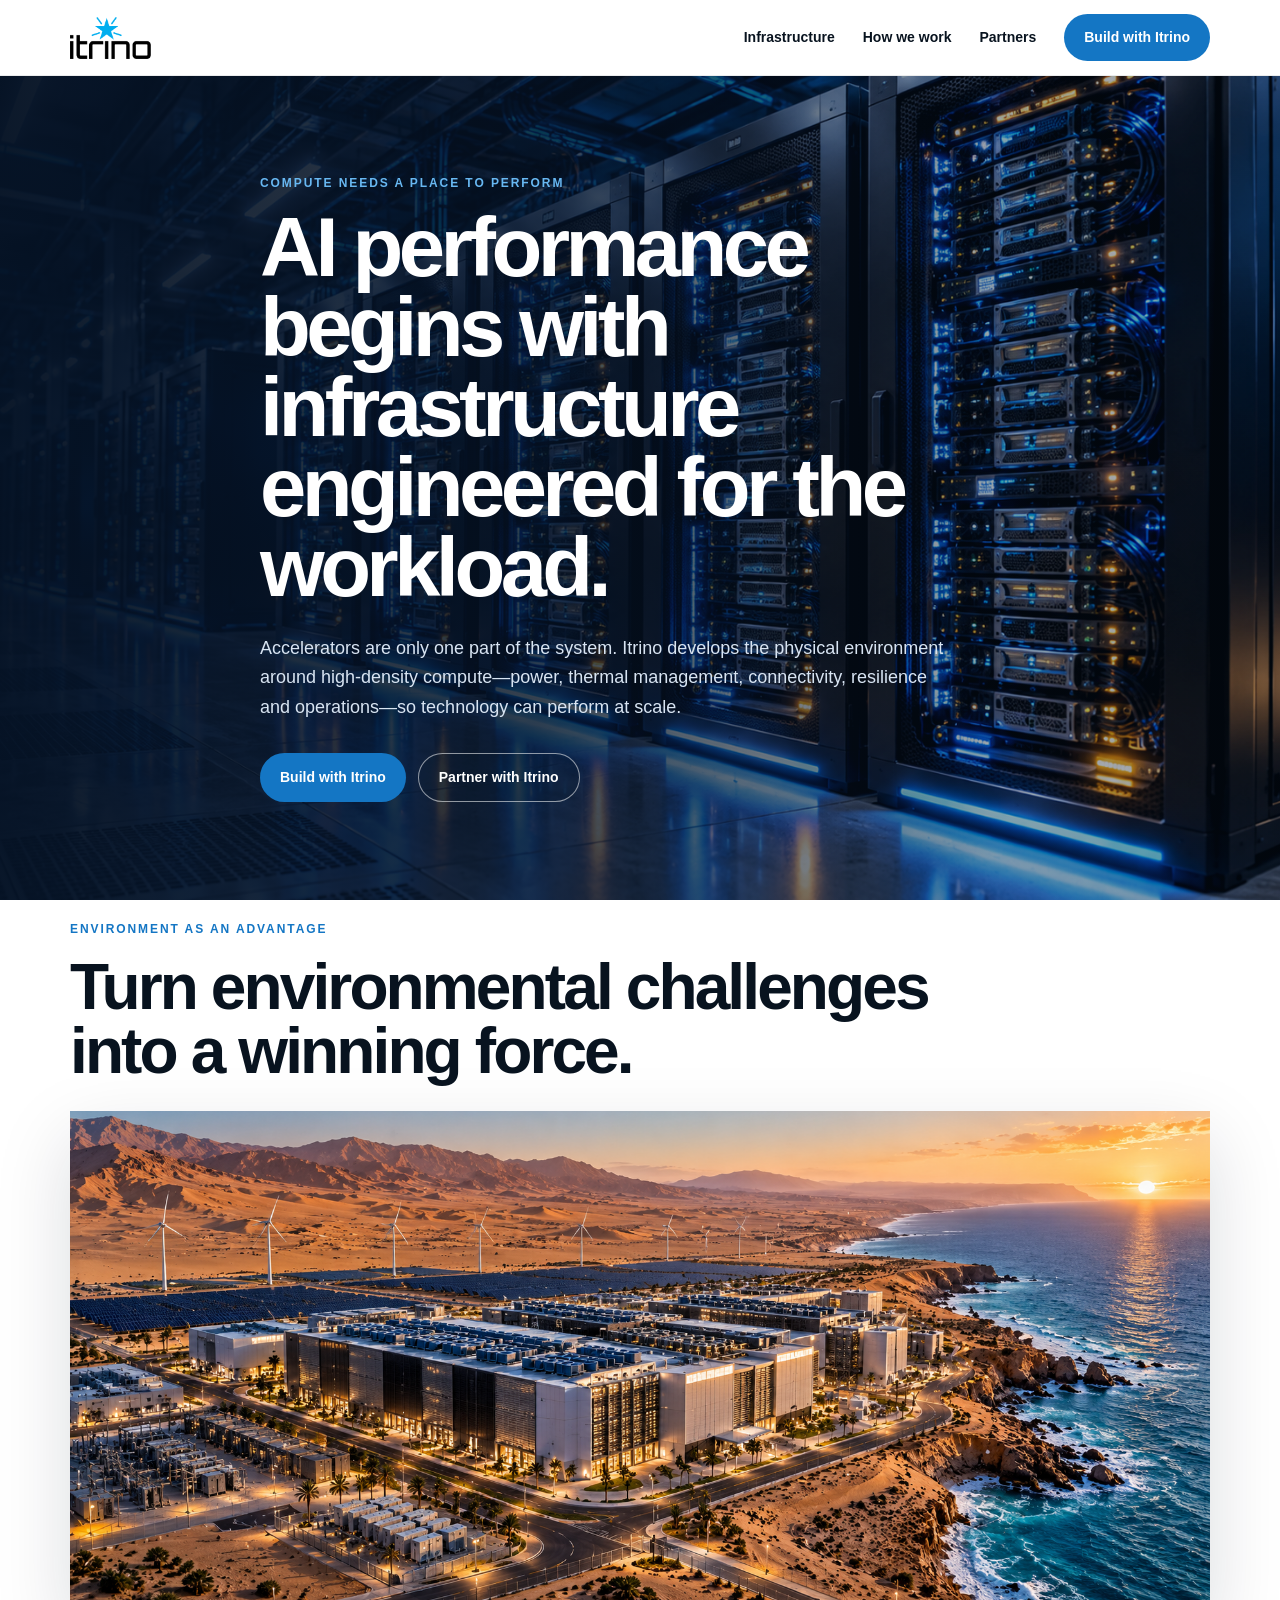
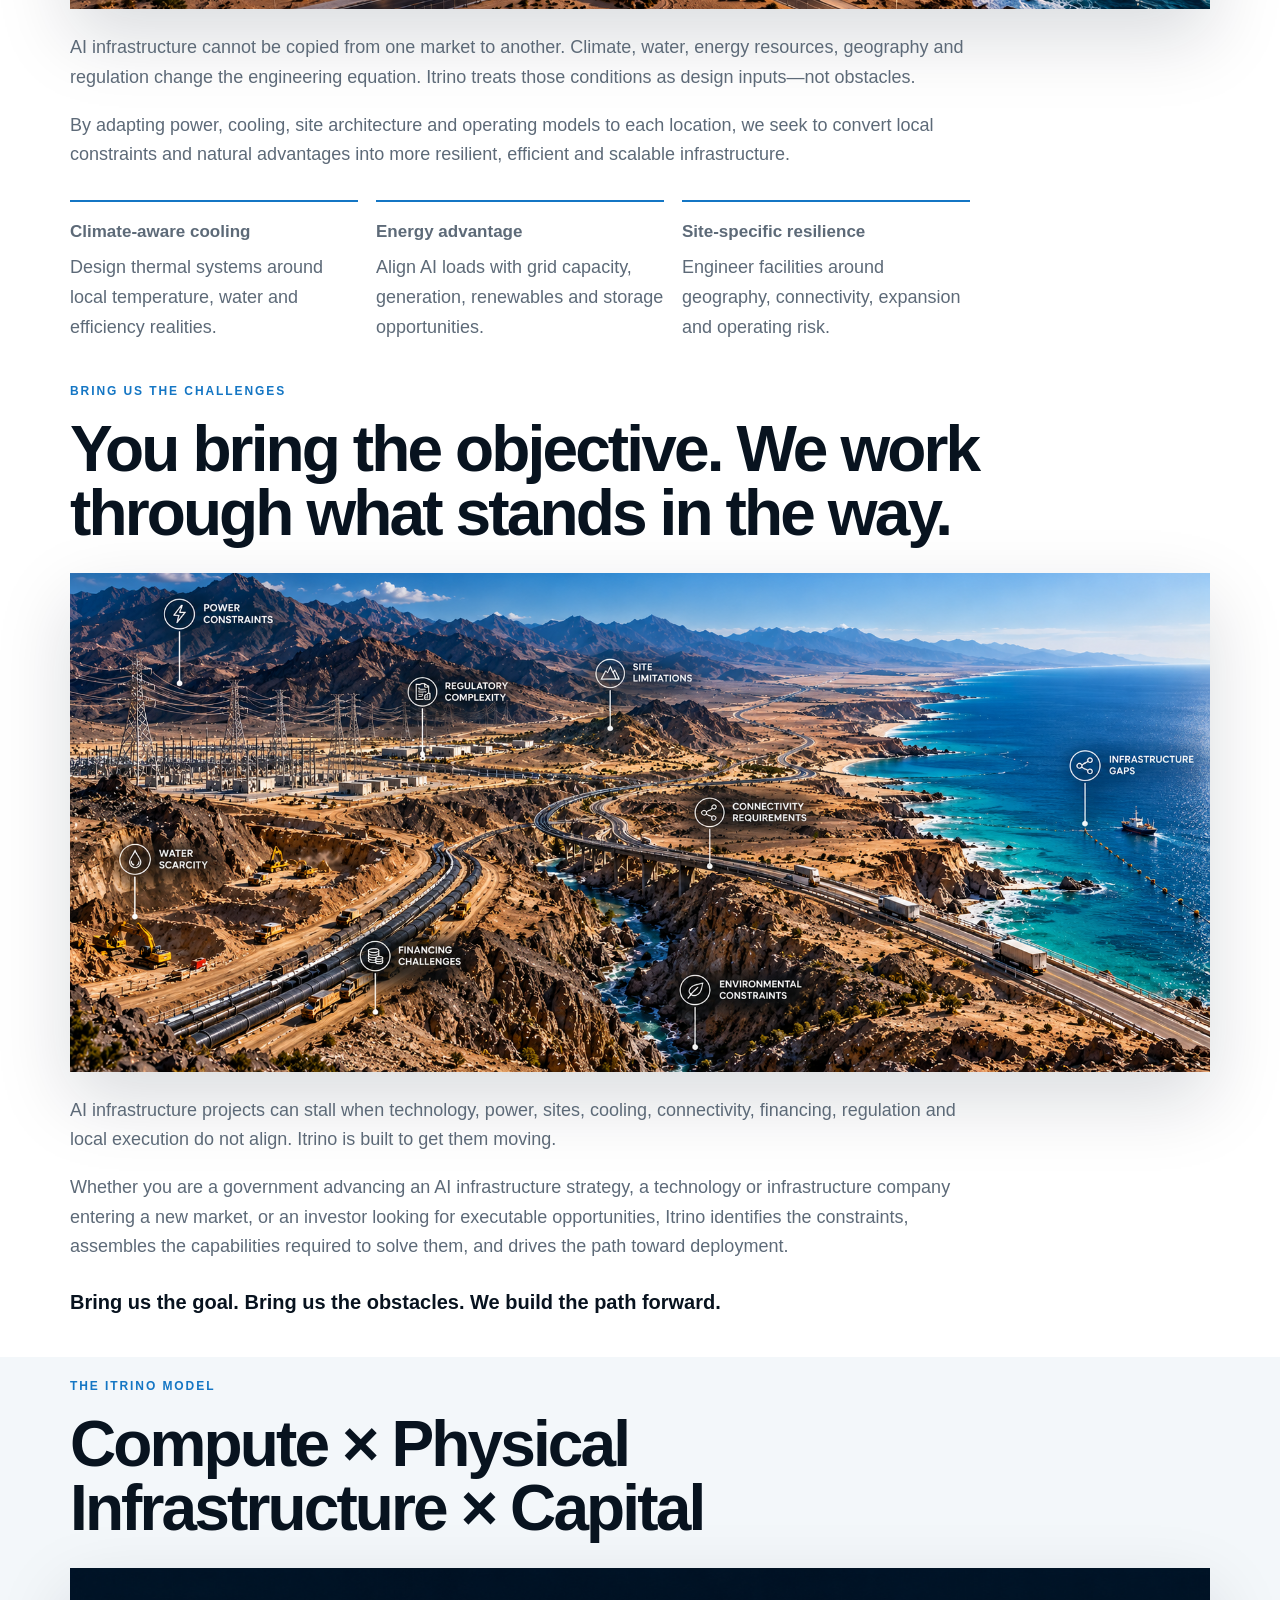
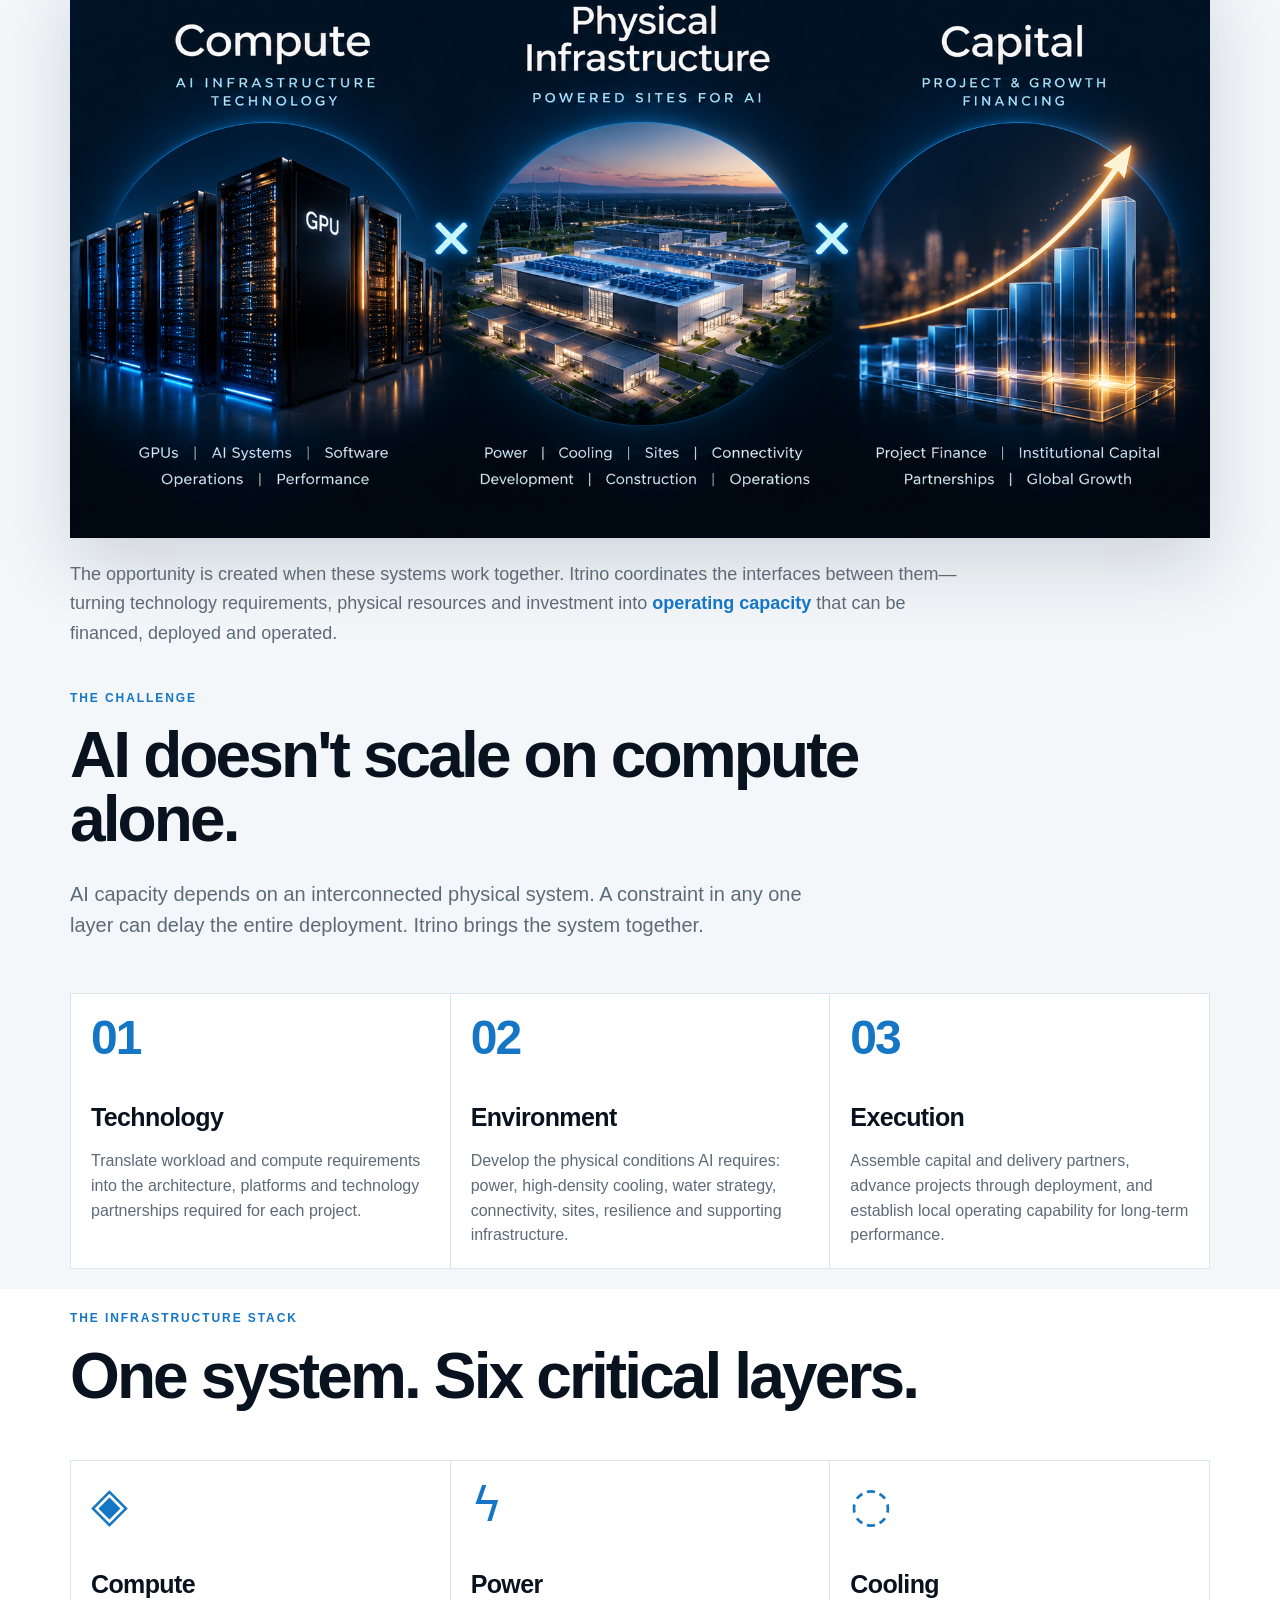
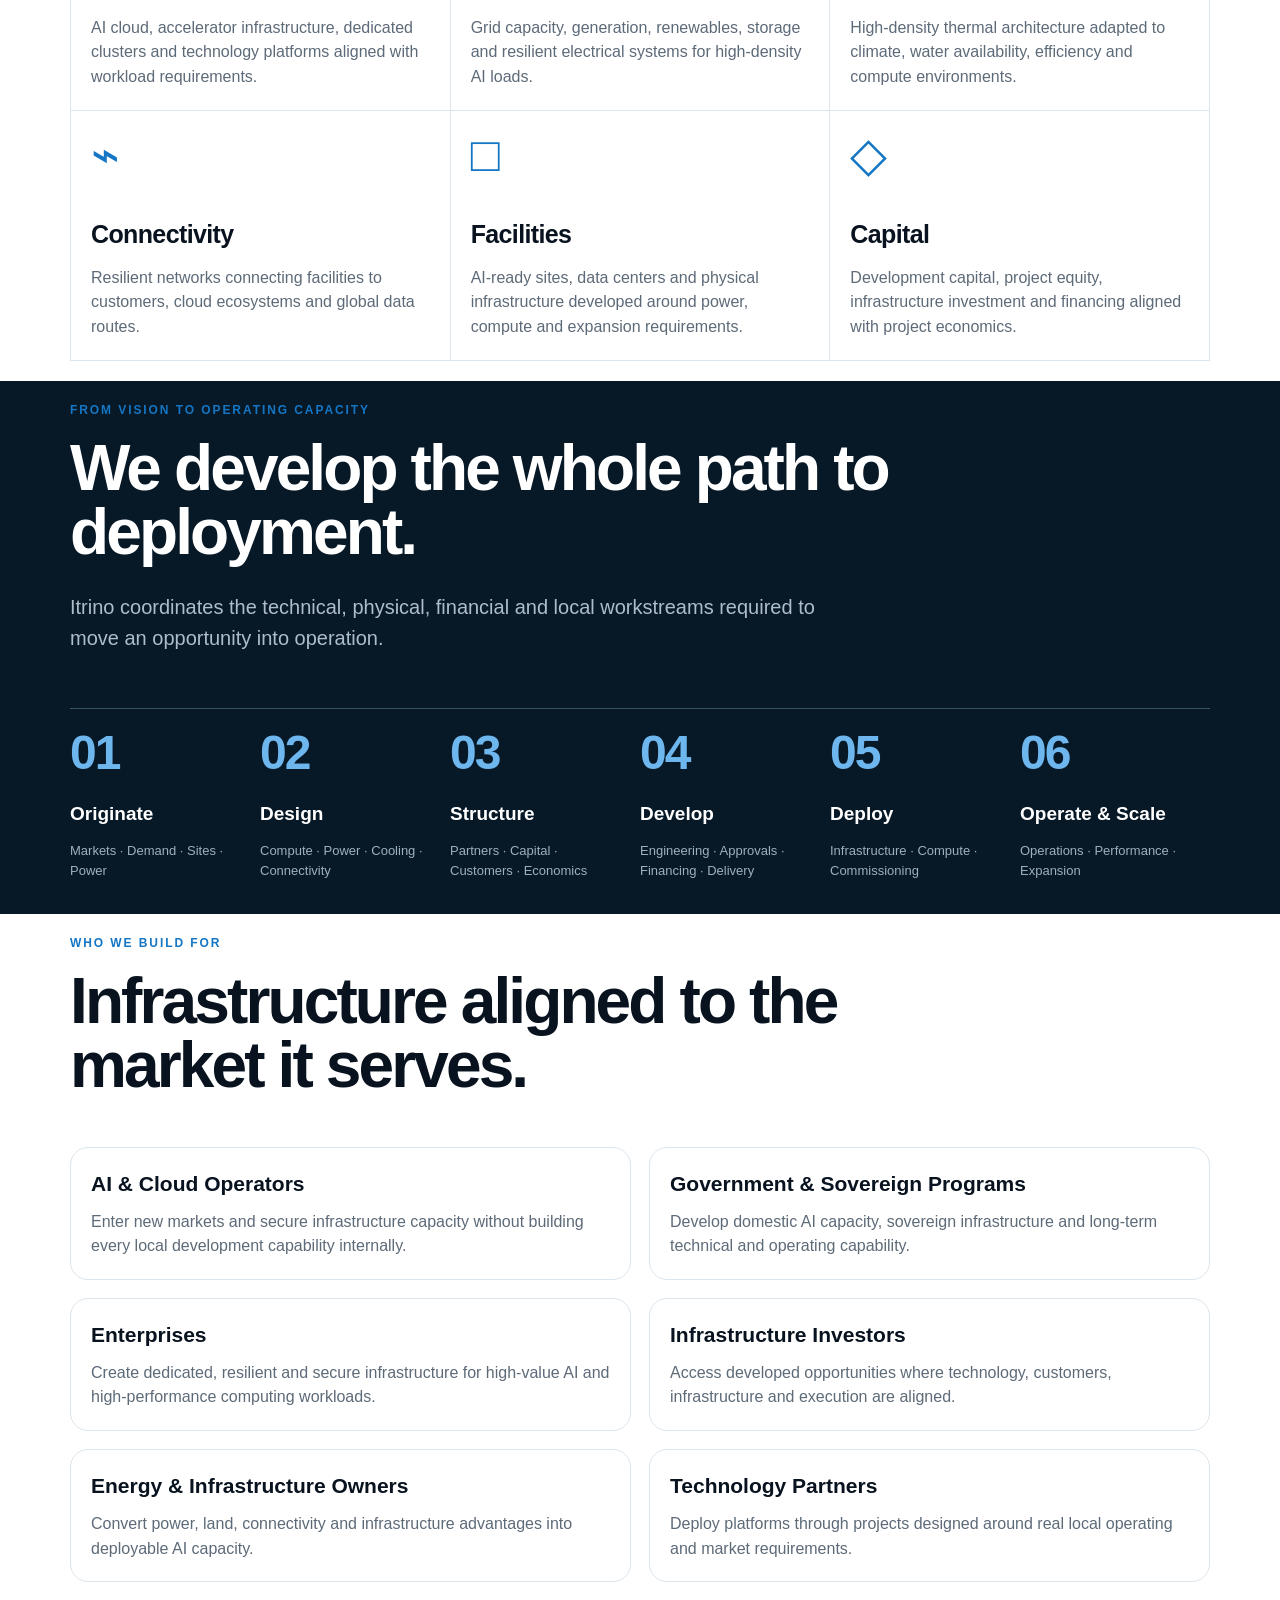
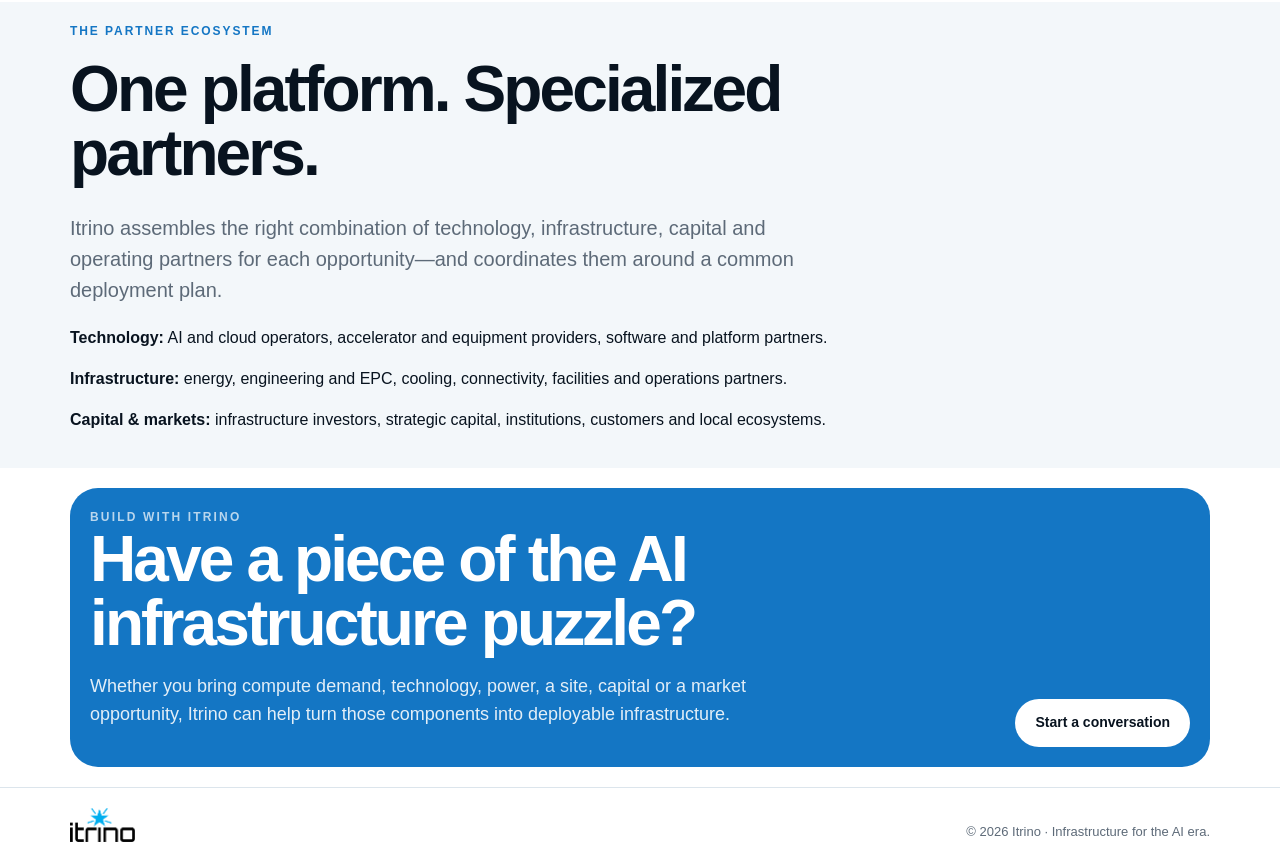
<file: index.html>
<!doctype html><html lang="en"><head>
<meta charset="utf-8">
<meta name="viewport" content="width=device-width,initial-scale=1">
<title>Itrino | AI Infrastructure Development & Operations</title>
<meta name="description" content="Itrino develops and operates global AI infrastructure by integrating compute, power, cooling, connectivity, capital and execution.">
<meta name="robots" content="index,follow,max-image-preview:large">
<meta name="theme-color" content="#08172b">
<meta name="color-scheme" content="light dark">
<link rel="canonical" href="https://itrino.ai/">
<link rel="icon" href="assets/favicon.svg" type="image/svg+xml">
<link rel="manifest" href="site.webmanifest">
<link rel="stylesheet" href="styles.css">
<meta property="og:type" content="website">
<meta property="og:site_name" content="Itrino">
<meta property="og:title" content="Itrino | Infrastructure for the AI era">
<meta property="og:description" content="Itrino turns AI infrastructure requirements into operating capacity by bringing together compute, power, cooling, connectivity, capital and execution.">
<meta property="og:url" content="https://itrino.ai/">
<meta property="og:image" content="https://itrino.ai/assets/itrino_sahara.png">
<meta property="og:image:alt" content="Itrino — Infrastructure for the AI era">
<meta name="twitter:card" content="summary_large_image">
<meta name="twitter:title" content="Itrino | Infrastructure for the AI era">
<meta name="twitter:description" content="Global AI infrastructure development and operations.">
<meta name="twitter:image" content="https://itrino.ai/assets/itrino_sahara.png">
<script type="application/ld+json">{"@context":"https://schema.org","@type":"Organization","name":"Itrino","url":"https://itrino.ai/","description":"Global AI infrastructure development and operations company integrating compute, power, cooling, connectivity, capital and execution."}</script>
</head><body>
<nav><div class="wrap" style="width:100%;display:flex;align-items:center;justify-content:space-between"><a class="brand brand-logo" href="#" aria-label="Itrino home"><img src="assets/itrino_logo_star.png" alt="Itrino"></a><div class="links"><a href="#stack">Infrastructure</a><a href="#process">How we work</a><a href="#partners">Partners</a><a class="btn" href="#contact">Build with Itrino</a></div></div></nav>
<main><section class="visual-band visual-hero" aria-label="High-density AI compute infrastructure"><img src="assets/itrino_racks.png" alt="High-density AI compute racks in a modern data center" loading="eager"><div class="visual-overlay"><div class="wrap"><div class="visual-copy"><div class="kicker">Compute needs a place to perform</div><h1>AI performance begins with infrastructure engineered for the workload.</h1><p>Accelerators are only one part of the system. Itrino develops the physical environment around high-density compute—power, thermal management, connectivity, resilience and operations—so technology can perform at scale.</p><div class="actions"><a class="btn" href="#contact">Build with Itrino</a><a class="btn ghost" href="#partners">Partner with Itrino</a></div></div></div></div></section>
<section class="section visual-story"><div class="wrap"><div class="kicker">Environment as an advantage</div><h2>Turn environmental challenges into a winning force.</h2><div class="story-image"><img src="assets/itrino_sahara.png" alt="AI data center campus between the ocean and a desert environment with renewable energy" loading="lazy"></div><div class="story-text"><p>AI infrastructure cannot be copied from one market to another. Climate, water, energy resources, geography and regulation change the engineering equation. Itrino treats those conditions as design inputs—not obstacles.</p><p>By adapting power, cooling, site architecture and operating models to each location, we seek to convert local constraints and natural advantages into more resilient, efficient and scalable infrastructure.</p><div class="advantage-list"><div class="advantage"><b>Climate-aware cooling</b><span>Design thermal systems around local temperature, water and efficiency realities.</span></div><div class="advantage"><b>Energy advantage</b><span>Align AI loads with grid capacity, generation, renewables and storage opportunities.</span></div><div class="advantage"><b>Site-specific resilience</b><span>Engineer facilities around geography, connectivity, expansion and operating risk.</span></div></div></div></div></section>
<section class="section challenges" id="challenges"><div class="wrap"><div class="kicker">Bring us the challenges</div><h2>You bring the objective. We work through what stands in the way.</h2><div class="story-image challenges-image"><img src="assets/itrino_challenges.png" alt="Infrastructure development challenges including power, regulation, sites, water, financing, connectivity and environmental constraints" loading="eager"></div><div class="story-text"><p>AI infrastructure projects can stall when technology, power, sites, cooling, connectivity, financing, regulation and local execution do not align. Itrino is built to get them moving.</p><p>Whether you are a government advancing an AI infrastructure strategy, a technology or infrastructure company entering a new market, or an investor looking for executable opportunities, Itrino identifies the constraints, assembles the capabilities required to solve them, and drives the path toward deployment.</p><p class="challenge-close"><strong>Bring us the goal. Bring us the obstacles. We build the path forward.</strong></p></div></div></section>
<section class="section soft" id="model"><div class="wrap"><div class="kicker">The Itrino model</div><h2>Compute × Physical Infrastructure × Capital</h2><img class="multiplier-img" src="assets/itrino_multiplier.png" alt="Itrino model connecting compute, physical infrastructure and capital" loading="lazy"><p class="model-text">The opportunity is created when these systems work together. Itrino coordinates the interfaces between them—turning technology requirements, physical resources and investment into <strong>operating capacity</strong> that can be financed, deployed and operated.</p></div></section>
<section class="section soft"><div class="wrap"><div class="kicker">The challenge</div><h2>AI doesn't scale on compute alone.</h2><p class="lead">AI capacity depends on an interconnected physical system. A constraint in any one layer can delay the entire deployment. Itrino brings the system together.</p><div class="tri"><article class="card"><span class="num">01</span><h3>Technology</h3><p>Translate workload and compute requirements into the architecture, platforms and technology partnerships required for each project.</p></article><article class="card"><span class="num">02</span><h3>Environment</h3><p>Develop the physical conditions AI requires: power, high-density cooling, water strategy, connectivity, sites, resilience and supporting infrastructure.</p></article><article class="card"><span class="num">03</span><h3>Execution</h3><p>Assemble capital and delivery partners, advance projects through deployment, and establish local operating capability for long-term performance.</p></article></div></div></section>

<section class="section" id="stack"><div class="wrap"><div class="kicker">The infrastructure stack</div><h2>One system. Six critical layers.</h2><div class="grid stack"><article class="card"><div class="icon">◈</div><h3>Compute</h3><p>AI cloud, accelerator infrastructure, dedicated clusters and technology platforms aligned with workload requirements.</p></article><article class="card"><div class="icon">ϟ</div><h3>Power</h3><p>Grid capacity, generation, renewables, storage and resilient electrical systems for high-density AI loads.</p></article><article class="card"><div class="icon">◌</div><h3>Cooling</h3><p>High-density thermal architecture adapted to climate, water availability, efficiency and compute environments.</p></article><article class="card"><div class="icon">⌁</div><h3>Connectivity</h3><p>Resilient networks connecting facilities to customers, cloud ecosystems and global data routes.</p></article><article class="card"><div class="icon">□</div><h3>Facilities</h3><p>AI-ready sites, data centers and physical infrastructure developed around power, compute and expansion requirements.</p></article><article class="card"><div class="icon">◇</div><h3>Capital</h3><p>Development capital, project equity, infrastructure investment and financing aligned with project economics.</p></article></div></div></section>
<section class="section dark" id="process"><div class="wrap"><div class="kicker">From vision to operating capacity</div><h2>We develop the whole path to deployment.</h2><p class="lead">Itrino coordinates the technical, physical, financial and local workstreams required to move an opportunity into operation.</p><div class="process"><div class="step"><b>01</b><h3>Originate</h3><p>Markets · Demand · Sites · Power</p></div><div class="step"><b>02</b><h3>Design</h3><p>Compute · Power · Cooling · Connectivity</p></div><div class="step"><b>03</b><h3>Structure</h3><p>Partners · Capital · Customers · Economics</p></div><div class="step"><b>04</b><h3>Develop</h3><p>Engineering · Approvals · Financing · Delivery</p></div><div class="step"><b>05</b><h3>Deploy</h3><p>Infrastructure · Compute · Commissioning</p></div><div class="step"><b>06</b><h3>Operate & Scale</h3><p>Operations · Performance · Expansion</p></div></div></div></section>
<section class="section"><div class="wrap"><div class="kicker">Who we build for</div><h2>Infrastructure aligned to the market it serves.</h2><div class="audience"><div class="aud"><h3>AI & Cloud Operators</h3><p>Enter new markets and secure infrastructure capacity without building every local development capability internally.</p></div><div class="aud"><h3>Government & Sovereign Programs</h3><p>Develop domestic AI capacity, sovereign infrastructure and long-term technical and operating capability.</p></div><div class="aud"><h3>Enterprises</h3><p>Create dedicated, resilient and secure infrastructure for high-value AI and high-performance computing workloads.</p></div><div class="aud"><h3>Infrastructure Investors</h3><p>Access developed opportunities where technology, customers, infrastructure and execution are aligned.</p></div><div class="aud"><h3>Energy & Infrastructure Owners</h3><p>Convert power, land, connectivity and infrastructure advantages into deployable AI capacity.</p></div><div class="aud"><h3>Technology Partners</h3><p>Deploy platforms through projects designed around real local operating and market requirements.</p></div></div></div></section>
<section class="section soft" id="partners"><div class="wrap"><div><div class="kicker">The partner ecosystem</div><h2>One platform. Specialized partners.</h2><p class="lead">Itrino assembles the right combination of technology, infrastructure, capital and operating partners for each opportunity—and coordinates them around a common deployment plan.</p><p><strong>Technology:</strong> AI and cloud operators, accelerator and equipment providers, software and platform partners.</p><p><strong>Infrastructure:</strong> energy, engineering and EPC, cooling, connectivity, facilities and operations partners.</p><p><strong>Capital & markets:</strong> infrastructure investors, strategic capital, institutions, customers and local ecosystems.</p></div></div></section>
<section class="cta" id="contact"><div class="wrap"><div class="cta-box"><div><div class="eyebrow" style="color:#fff;opacity:.7">Build with Itrino</div><h2>Have a piece of the AI infrastructure puzzle?</h2><p>Whether you bring compute demand, technology, power, a site, capital or a market opportunity, Itrino can help turn those components into deployable infrastructure.</p></div><a class="btn" href="mailto:medatlas@itrino.ai">Start a conversation</a></div></div></section></main>
<footer><div class="wrap footer-wrap"><div class="footer-inner"><span class="footer-logo"><img src="assets/itrino_logo_star.png" alt="Itrino"></span><span>© 2026 Itrino · Infrastructure for the AI era.</span></div></div></footer></body></html>
</file>
<file: styles.css>
:root{--blue:#1476C4;--ink:#08131f;--muted:#5d6a78;--line:#dce5ec;--soft:#f3f7fa;--navy:#071827;--max:1180px}*{box-sizing:border-box}html{scroll-behavior:smooth}body{margin:0;font-family:Arial,Helvetica,sans-serif;color:var(--ink);background:#fff;line-height:1.55}a{color:inherit;text-decoration:none}.wrap{max-width:var(--max);margin:auto;padding:0 20px}nav{height:76px;display:flex;align-items:center;justify-content:space-between;border-bottom:1px solid rgba(8,19,31,.08);position:sticky;top:0;background:rgba(255,255,255,.94);backdrop-filter:blur(12px);z-index:20}.brand{font-size:29px;font-weight:800;letter-spacing:-1.8px}.brand i{font-style:normal;color:var(--blue)}.links{display:flex;gap:28px;align-items:center;font-size:14px;font-weight:700}.btn{display:inline-flex;align-items:center;justify-content:center;padding:13px 20px;border-radius:999px;background:var(--blue);color:#fff;font-weight:700;font-size:14px}.btn.ghost{background:transparent;color:var(--ink);border:1px solid #bdcbd7}.hero{padding:20px 0 20px;overflow:hidden}.eyebrow{font-size:12px;letter-spacing:.18em;font-weight:800;color:var(--blue);text-transform:uppercase}.hero h1{font-size:clamp(54px,8vw,104px);line-height:.91;letter-spacing:-.065em;margin:22px 0 30px;max-width:1000px}.hero p{font-size:21px;max-width:760px;color:var(--muted);margin:0 0 32px}.actions{display:flex;gap:12px;flex-wrap:wrap}.signal{margin-top:75px;height:170px;position:relative;background:var(--navy);border-radius:26px;overflow:hidden}.signal:before,.signal:after{content:"";position:absolute;border:1px solid rgba(255,255,255,.16);border-radius:50%}.signal:before{width:520px;height:520px;right:-60px;top:-175px}.signal:after{width:340px;height:340px;right:30px;top:-85px}.beam{position:absolute;left:0;right:0;top:50%;height:1px;background:linear-gradient(90deg,transparent,var(--blue),#fff,var(--blue),transparent);box-shadow:0 0 30px #1476c4}.signal b{position:absolute;left:34px;bottom:28px;color:#fff;font-size:14px;letter-spacing:.1em;text-transform:uppercase}.section{padding:20px 0}.soft{background:var(--soft)}.dark{background:var(--navy);color:#fff}.kicker{font-size:12px;letter-spacing:.16em;text-transform:uppercase;font-weight:800;color:var(--blue)}h2{font-size:clamp(38px,5vw,66px);line-height:1;letter-spacing:-.045em;margin:16px 0 28px;max-width:900px}.lead{font-size:20px;color:var(--muted);max-width:760px}.dark .lead{color:#aebdca}.tri,.grid{display:grid;grid-template-columns:repeat(3,1fr);gap:1px;background:var(--line);border:1px solid var(--line);margin-top:52px}.card{background:#fff;padding:20px;min-height:220px}.card .num{font-size:48px;line-height:1;font-weight:800;letter-spacing:-.04em;color:var(--blue);font-weight:800}.card h3{font-size:25px;margin:36px 0 12px;letter-spacing:-.025em}.card p{color:var(--muted);margin:0}.stack{grid-template-columns:repeat(3,1fr)}.stack .card{min-height:245px}.stack .icon{font-size:48px;line-height:1;color:var(--blue)}.process{display:grid;grid-template-columns:repeat(6,1fr);margin-top:54px;border-top:1px solid #365064}.step{padding:20px 18px 0 0}.step b{font-size:48px;line-height:1;display:block;letter-spacing:-.04em;color:#6eb6ee}.step h3{font-size:19px;margin:22px 0 8px}.step p{font-size:13px;color:#9eb0bf}.audience{display:grid;grid-template-columns:repeat(2,1fr);gap:18px;margin-top:50px}.aud{border:1px solid var(--line);border-radius:18px;padding:20px}.aud h3{margin:0 0 9px;font-size:21px}.aud p{margin:0;color:var(--muted)}.ecosystem{display:grid;grid-template-columns:1fr 1fr;gap:64px;align-items:center}.orbit{aspect-ratio:1;border:1px solid #d1dde6;border-radius:50%;position:relative;display:grid;place-items:center;max-width:500px}.orbit:before{content:"";position:absolute;inset:17%;border:1px dashed #aebfcd;border-radius:50%}.core{width:165px;height:165px;border-radius:50%;background:var(--navy);color:#fff;display:grid;place-items:center;text-align:center;font-size:24px;font-weight:800;z-index:2}.dot{position:absolute;width:12px;height:12px;background:var(--blue);border-radius:50%}.d1{top:7%;left:49%}.d2{right:8%;top:48%}.d3{bottom:8%;left:49%}.d4{left:8%;top:48%}.cta{padding:20px 0}.cta-box{background:var(--blue);color:#fff;border-radius:28px;padding:20px;display:flex;justify-content:space-between;gap:40px;align-items:end}.cta h2{margin:0 0 16px}.cta p{max-width:700px;font-size:18px;opacity:.88}.cta .btn{background:#fff;color:var(--ink);white-space:nowrap}footer{padding:20px;border-top:1px solid var(--line)}footer .footer-wrap{min-height:0;display:flex;align-items:center;color:var(--muted);font-size:13px}.footer-inner{width:100%;display:flex;justify-content:space-between;align-items:flex-end}@media(max-width:800px){.links a:not(.btn){display:none}.hero{padding-top:20px}.hero h1{font-size:58px}.tri,.grid,.stack{grid-template-columns:1fr}.process{grid-template-columns:1fr 1fr}.audience,.ecosystem{grid-template-columns:1fr}.cta-box{padding:20px;display:block}.cta .btn{margin-top:18px}.orbit{max-width:360px;margin:auto}.section{padding:20px 0}}@media(max-width:480px){.wrap{padding:0 20px}.hero h1{font-size:48px}.process{grid-template-columns:1fr}.signal{height:130px}.cta-box{border-radius:18px}}

/* Accessibility */
:focus-visible{outline:3px solid #1476c4;outline-offset:3px}
@media (prefers-reduced-motion:reduce){*,*::before,*::after{scroll-behavior:auto!important;transition:none!important;animation:none!important}}

/* Visual storytelling */
.visual-band{position:relative;overflow:hidden;background:#071426;color:#fff}
.visual-band img{width:100%;display:block;aspect-ratio:16/7;object-fit:cover;opacity:.72}
.visual-overlay{position:absolute;inset:0;background:linear-gradient(90deg,rgba(5,18,36,.96) 0%,rgba(5,18,36,.72) 42%,rgba(5,18,36,.12) 78%);display:flex;align-items:center}
.visual-copy{max-width:610px;padding:20px 0}
.visual-copy h2{color:#fff;margin:10px 0 18px}.visual-copy p{color:#d8e4f2;font-size:18px;line-height:1.65}.visual-copy .kicker{color:#68b8f2}
.image-section{padding:20px 0}.image-grid{display:grid;grid-template-columns:1.02fr .98fr;gap:54px;align-items:center}.image-frame{overflow:hidden;border-radius:0;box-shadow:0 28px 70px rgba(8,23,43,.16);background:#08172b}.image-frame img{display:block;width:100%;aspect-ratio:4/3;object-fit:cover}.image-copy h2{margin:8px 0 18px}.image-copy p{font-size:18px;line-height:1.65;color:var(--muted)}
.thesis{font-size:clamp(30px,4vw,58px);line-height:1.05;letter-spacing:-.04em;max-width:920px;margin:0 auto 20px;text-align:center}.thesis strong{color:var(--blue)}.thesis-sub{text-align:center;max-width:760px;margin:0 auto 42px;color:var(--muted);font-size:18px;line-height:1.65}.multiplier-img{width:100%;display:block;border-radius:0;box-shadow:0 28px 70px rgba(8,23,43,.15)}
.advantage-list{display:grid;grid-template-columns:repeat(3,1fr);gap:18px;margin-top:30px}.advantage{border-top:2px solid var(--blue);padding-top:16px}.advantage b{display:block;font-size:17px;margin-bottom:7px}.advantage span{color:var(--muted);line-height:1.5}
@media(max-width:800px){.visual-band img{aspect-ratio:4/5}.visual-overlay{background:linear-gradient(0deg,rgba(5,18,36,.98) 0%,rgba(5,18,36,.7) 60%,rgba(5,18,36,.18) 100%);align-items:flex-end}.visual-copy{padding:20px 0}.image-grid{grid-template-columns:1fr;gap:28px}.advantage-list{grid-template-columns:1fr}.image-section{padding:20px 0}}

/* Visual story rhythm: title → image → text */
.visual-story h2{max-width:960px}.story-image{margin:28px 0 24px;overflow:hidden;border-radius:0;box-shadow:0 28px 70px rgba(8,23,43,.15);background:var(--navy)}.story-image img{display:block;width:100%;aspect-ratio:16/7;object-fit:cover}.story-text{max-width:900px;font-size:18px;line-height:1.65;color:var(--muted)}.story-text p{margin:0 0 18px}.model-text{max-width:900px;margin:22px 0 0;font-size:18px;line-height:1.65;color:var(--muted)}.model-text strong{color:var(--blue)}.multiplier-img{margin-top:28px}.soft h2{text-align:left;margin-left:0;margin-right:0}
@media(max-width:800px){.story-image img{aspect-ratio:4/3}.story-image{margin:28px 0 24px}.multiplier-img{margin-top:28px}}

/* Challenges — commercial service section */
.challenges{background:#fff}
.challenges h2{max-width:980px}
.challenges-image{margin-top:28px}
.challenges-image img{aspect-ratio:16/7;object-position:center}
.challenge-close{font-size:20px;color:var(--ink);margin-top:24px!important}
.challenges .btn{margin-top:10px}

/* Opening compute hero */
.visual-hero{min-height:calc(100vh - 76px)}
.visual-hero>img{min-height:calc(100vh - 76px);aspect-ratio:auto;object-fit:cover}
.visual-hero .visual-copy{max-width:760px;padding:20px 0}
.visual-hero .visual-copy h1{font-size:clamp(48px,6.5vw,88px);line-height:.96;letter-spacing:-.055em;margin:16px 0 26px;color:#fff}
.visual-hero .visual-copy p{max-width:690px;margin:0 0 30px}
.visual-hero .btn.ghost{color:#fff;border-color:rgba(255,255,255,.55);background:rgba(7,24,39,.18)}
.visual-hero .btn.ghost:hover{background:rgba(255,255,255,.1)}
@media(max-width:800px){.visual-hero{min-height:calc(100vh - 76px)}.visual-hero>img{min-height:calc(100vh - 76px);aspect-ratio:auto}.visual-hero .visual-copy{padding:20px 0}.visual-hero .visual-copy h1{font-size:clamp(42px,12vw,64px)}}

.brand-logo{display:flex;align-items:center;height:54px}.brand-logo img{display:block;width:auto;height:42px;max-width:180px}.footer-logo{display:flex;align-items:center}.footer-logo img{display:block;width:auto;height:34px;max-width:150px}@media(max-width:480px){.brand-logo img{height:36px;max-width:150px}.footer-logo img{height:30px;max-width:130px}}

@media(max-width:480px){.footer-inner{gap:20px;flex-wrap:wrap}}
</file>
